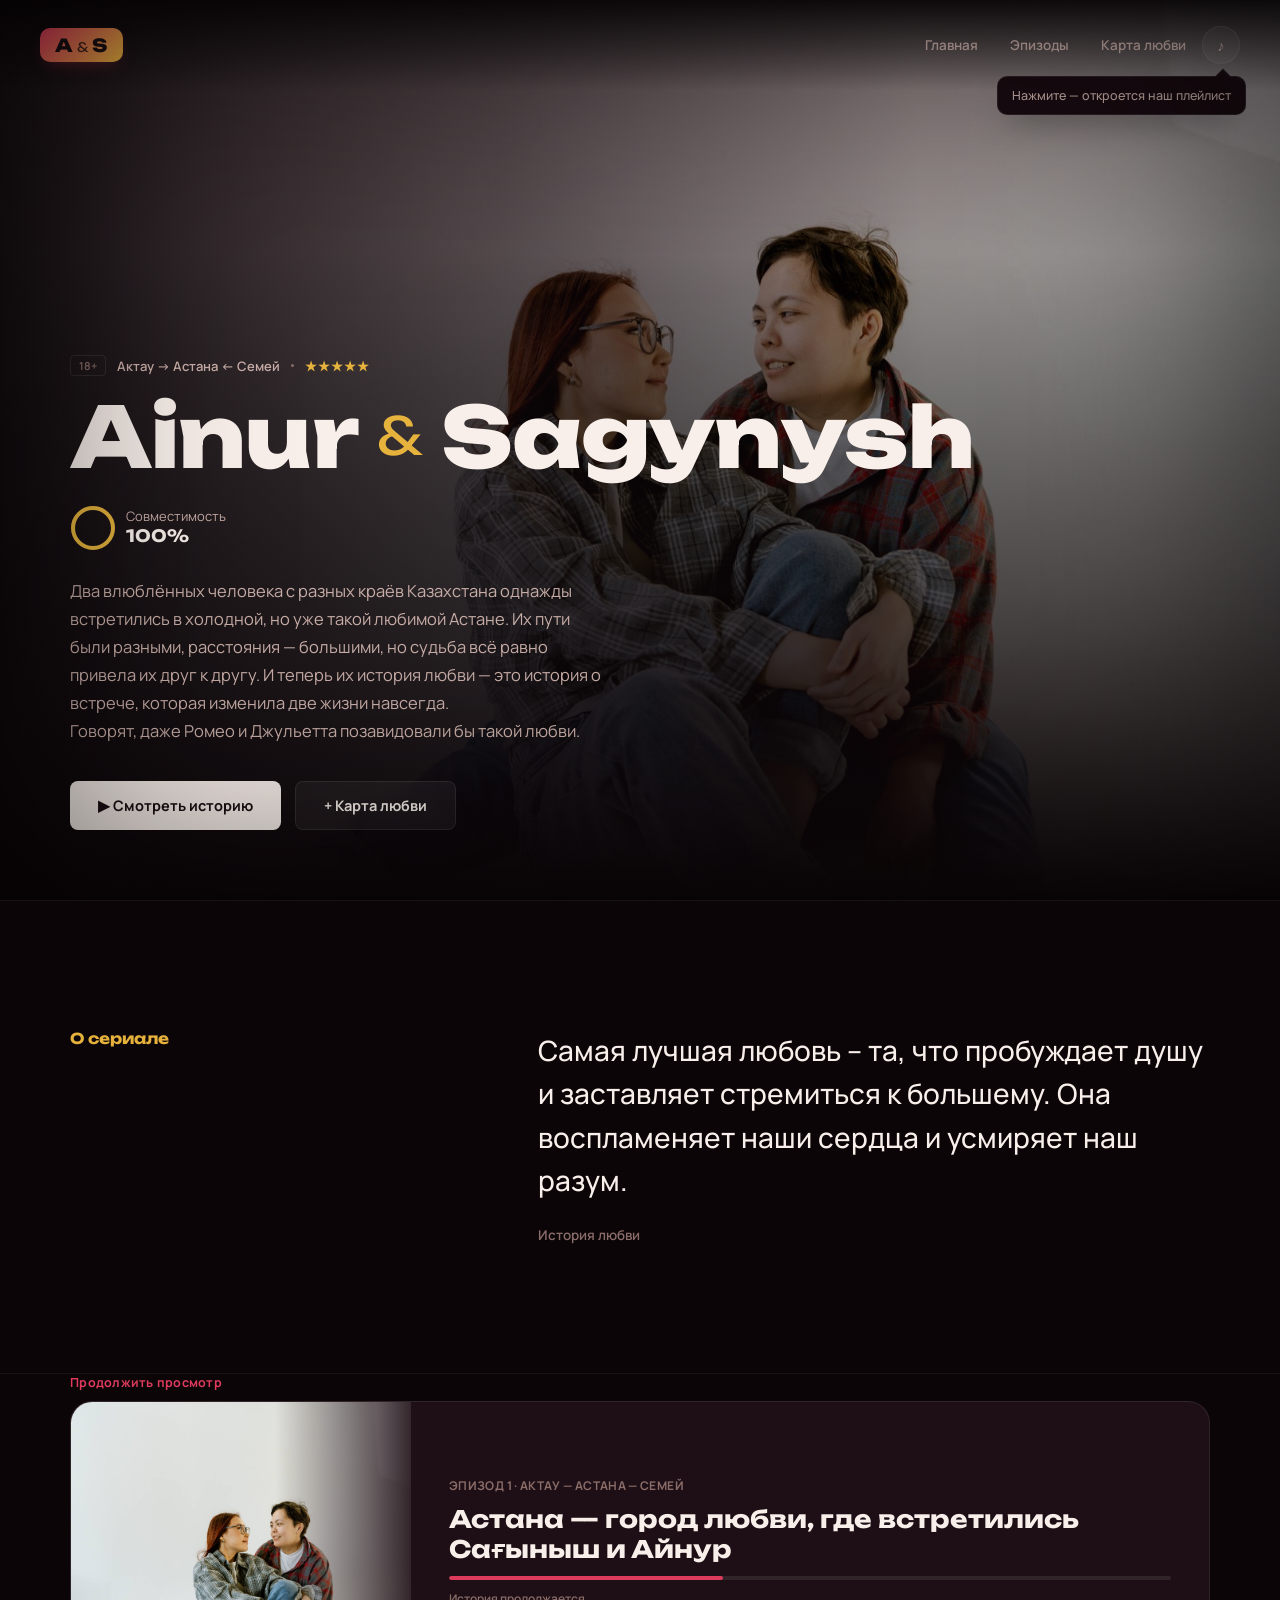
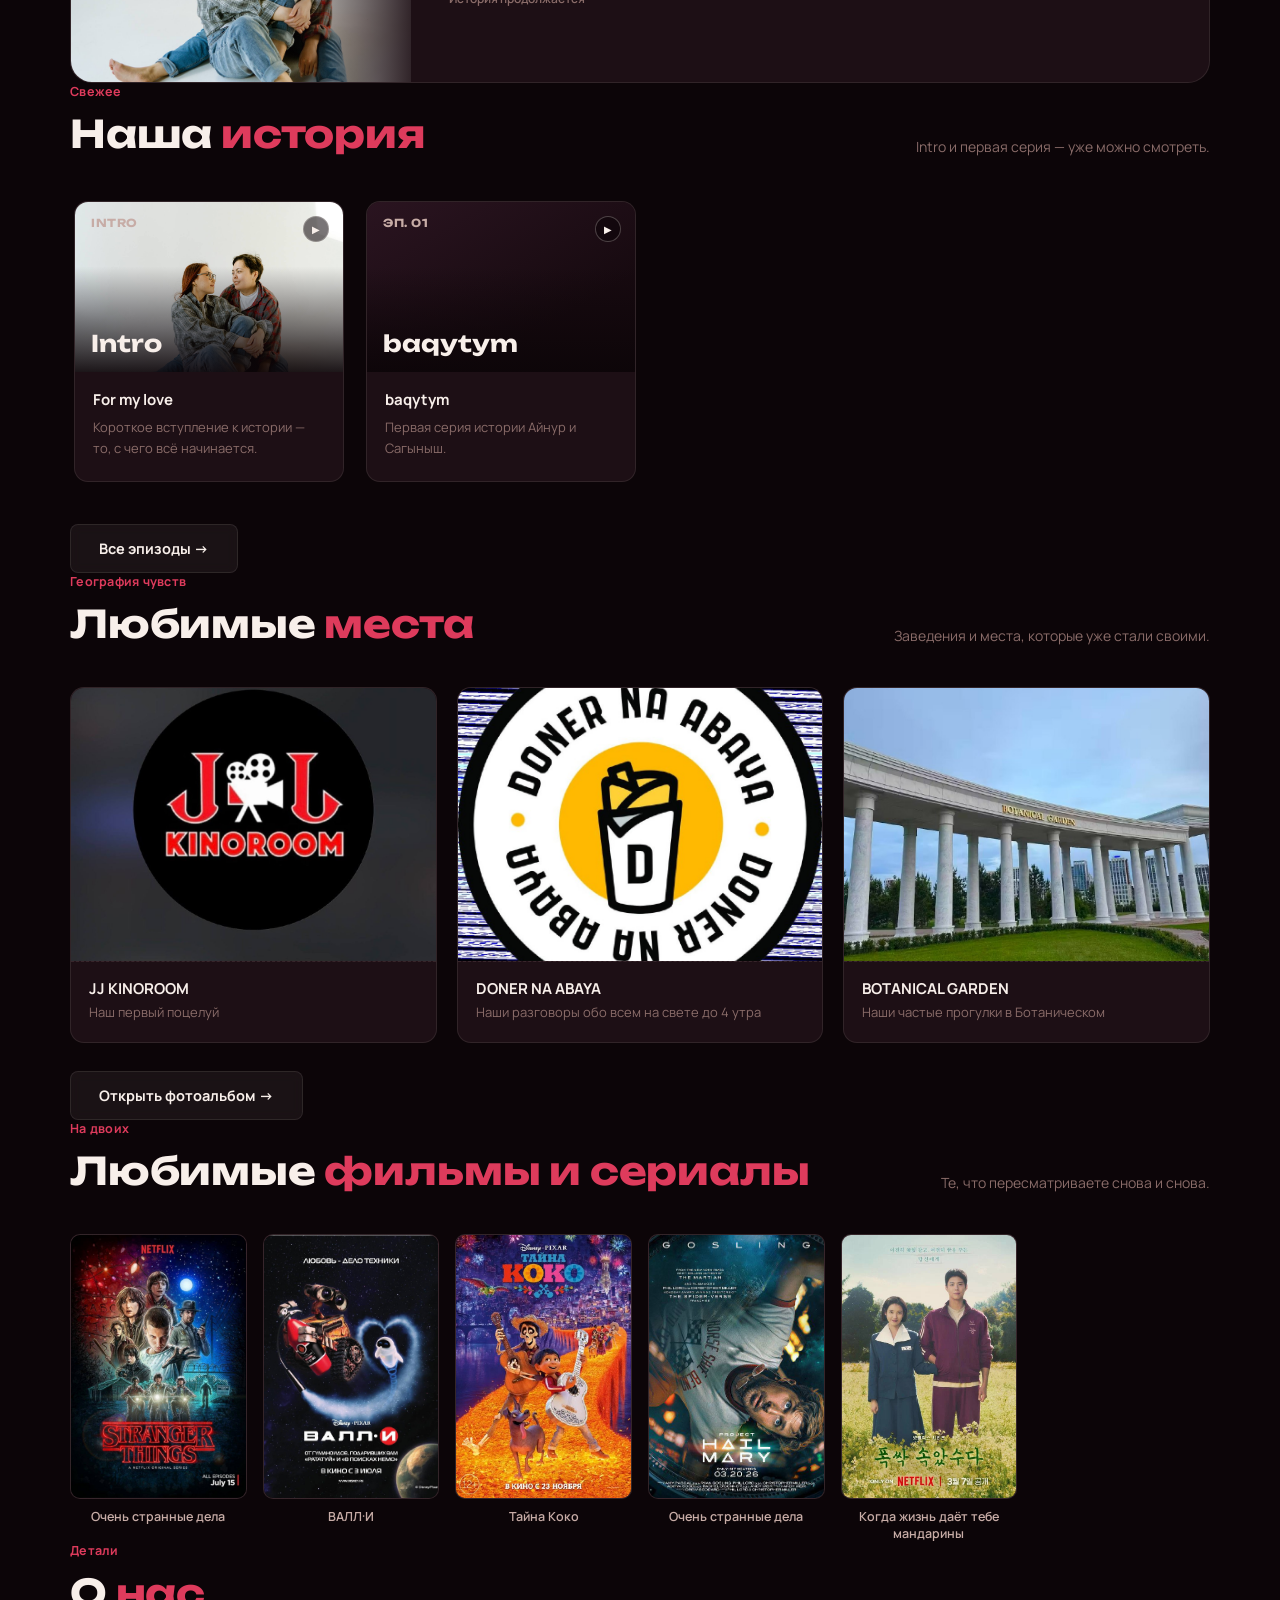
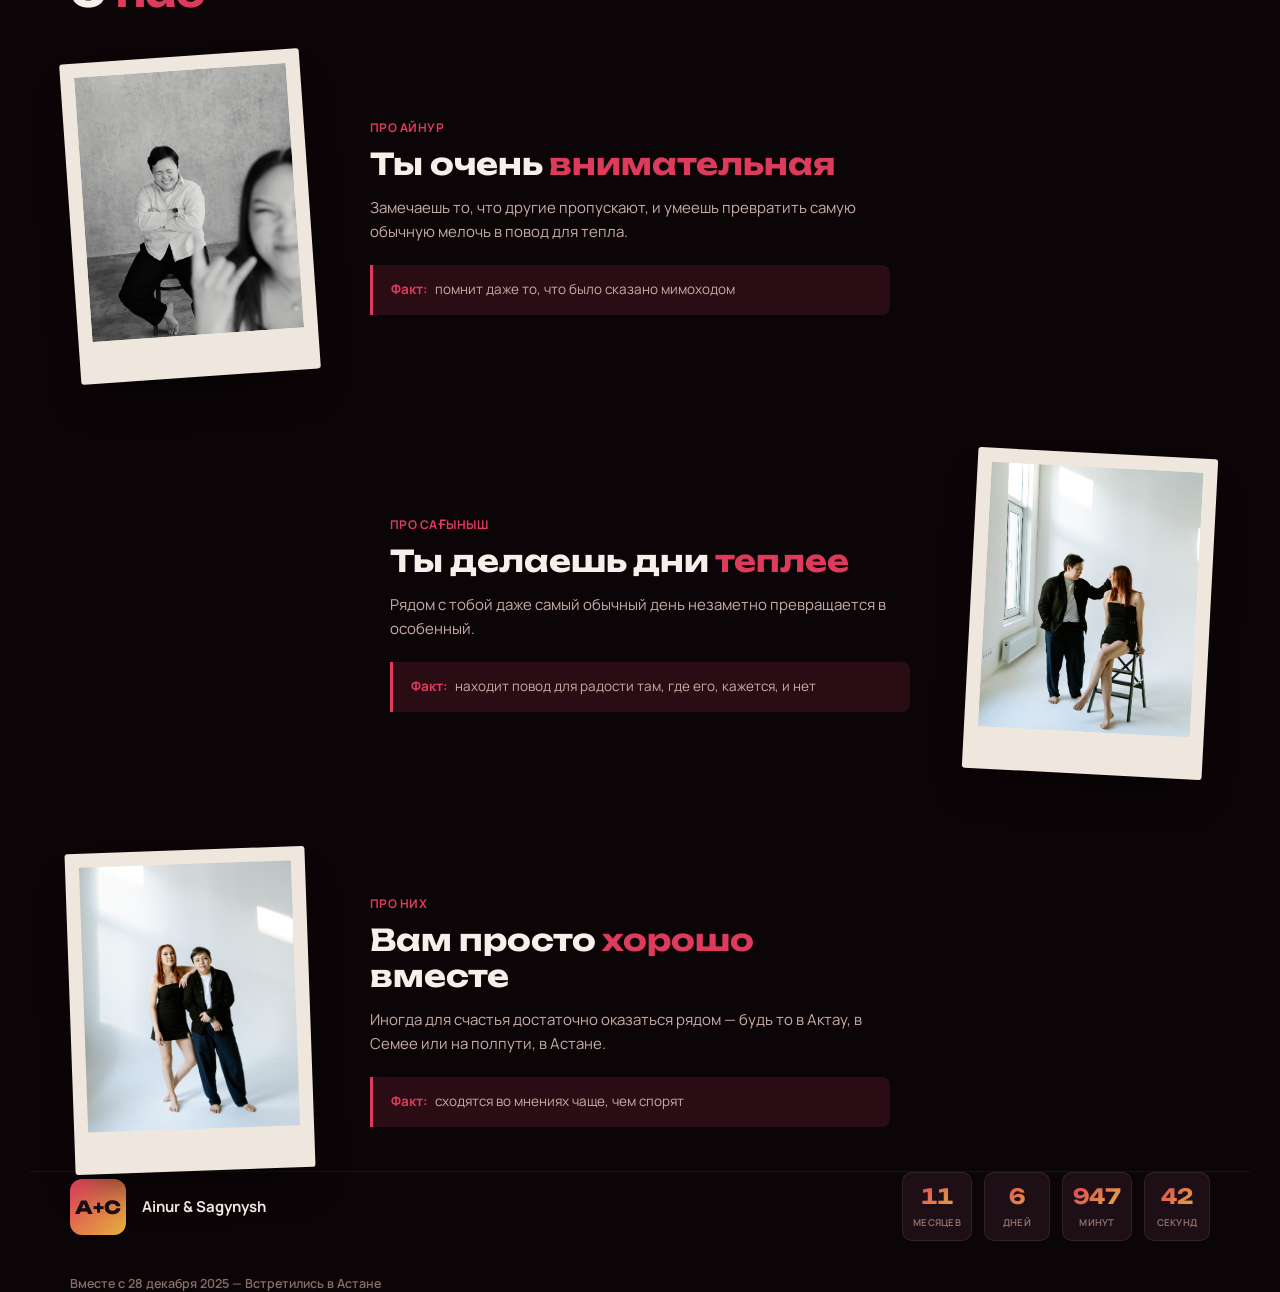
<file: index.html>
<!DOCTYPE html>
<html lang="ru">
<head>
<meta charset="UTF-8">
<meta name="viewport" content="width=device-width, initial-scale=1.0, maximum-scale=1.0">
<title>Ainur &amp; Sagynysh</title>
<link rel="preconnect" href="https://fonts.googleapis.com">
<link rel="preconnect" href="https://fonts.gstatic.com" crossorigin>
<link href="https://fonts.googleapis.com/css2?family=Unbounded:wght@400;600;700;800;900&family=Manrope:wght@400;500;600;700;800&display=swap" rel="stylesheet">
<link rel="stylesheet" href="style.css?v=13">
</head>
<body>
<div class="grain"></div>
<div class="vignette"></div>

<header>
  <a href="index.html#top" class="logo-mono" aria-label="Айнур и Сагыныш"><span class="mono-badge">A<span class="mono-amp">&amp;</span>S</span></a>
  <div class="header-right">
    <nav id="siteNav">
      <a href="index.html#top">Главная</a>
      <a href="episodes.html">Эпизоды</a>
      <a href="#" data-open-map>Карта любви</a>
    </nav>
    <div class="music-widget">
      <a class="music-toggle" id="musicToggle" href="https://music.yandex.ru/playlists/5e656d01-858e-7364-95cb-9ac588b73949?ref_id=126BF9ED-BFCC-404F-B212-8576F4D4FB7E&amp;utm_medium=copy_link" target="_blank" rel="noopener" aria-label="Открыть наш плейлист в Яндекс Музыке">
        <span class="music-icon">♪</span>
      </a>
      <div class="music-hint" id="musicHint">Нажмите — откроется наш плейлист</div>
    </div>
    <button class="nav-toggle" id="navToggle" type="button" aria-label="Меню" aria-expanded="false">☰</button>
  </div>
</header>

<div id="top" class="hero">
  <div class="hero-bg"></div>
  <div class="hero-tint"></div>
  <div class="hero-fade"></div>
  <div class="hero-content wrap">
    <div class="hero-meta">
      <span class="hero-badge">18+</span>
      <span>Актау → Астана ← Семей</span>
      <span class="dot"></span>
      <span class="stars">★★★★★</span>
    </div>

    <div class="title-lockup">
      <div class="title-row">
        <span class="title-name">Ainur</span>
        <span class="title-amp">&amp;</span>
        <span class="title-name">Sagynysh</span>
      </div>
    </div>

    <div class="hero-sub">
      <div class="compat-ring">
        <svg viewBox="0 0 46 46">
          <circle class="track" cx="23" cy="23" r="20"></circle>
          <circle class="fill" cx="23" cy="23" r="20"></circle>
        </svg>
        <span class="compat-text">Совместимость<b>100%</b></span>
      </div>
    </div>

    <p class="hero-desc">
      Два влюблённых человека с разных краёв Казахстана однажды встретились
      в холодной, но уже такой любимой Астане. Их пути были разными,
      расстояния — большими, но судьба всё равно привела их друг к другу.
      И теперь их история любви — это история о встрече, которая изменила
      две жизни навсегда.<br>
      Говорят, даже Ромео и Джульетта позавидовали бы такой любви.
    </p>

    <div class="hero-actions">
      <a href="#episodes" class="btn btn-primary">▶ Смотреть историю</a>
      <a href="#" class="btn btn-ghost" data-open-map>+ Карта любви</a>
    </div>
  </div>
</div>

<section class="story">
  <div class="wrap">
    <div class="story-tag">О сериале</div>
    <div>
      <blockquote>
        Самая лучшая любовь – та, что пробуждает душу и заставляет стремиться
        к большему. Она воспламеняет наши сердца и усмиряет наш разум.
        <cite>История любви</cite>
      </blockquote>
    </div>
  </div>
</section>

<section class="wrap">
  <div class="eyebrow">Продолжить просмотр</div>
  <div class="continue-card">
    <div class="continue-thumb"></div>
    <div class="continue-body">
      <div class="continue-eyebrow">ЭПИЗОД 1 · АКТАУ — АСТАНА — СЕМЕЙ</div>
      <h3 class="continue-title">Астана — город любви, где встретились Сағыныш и Айнур</h3>
      <div class="progress"><i></i></div>
      <div class="progress-label">История продолжается</div>
    </div>
  </div>
</section>

<section id="episodes" class="wrap">
  <div class="section-head">
    <div>
      <div class="eyebrow">Свежее</div>
      <h2 class="section-title">Наша <span class="accent">история</span></h2>
    </div>
    <div class="section-note">Intro и первая серия — уже можно смотреть.</div>
  </div>
  <div class="ep-scroll">
    <div class="ep-card" data-video="https://www.youtube.com/embed/Wzh6PS-kjfw?autoplay=1&rel=0" data-title="Intro for my love">
      <div class="ep-thumb photo">
        <div class="grad"></div>
        <span class="ep-num">INTRO</span>
        <span class="ep-play">▶</span>
        <span class="ep-city">Intro</span>
      </div>
      <div class="ep-body">
        <h3>For my love</h3>
        <p>Короткое вступление к истории — то, с чего всё начинается.</p>
      </div>
    </div>
    <div class="ep-card" data-video="https://www.youtube.com/embed/rCmhu5nebBA?autoplay=1&rel=0" data-title="baqytym">
      <div class="ep-thumb" style="background:linear-gradient(150deg,#2A1420,#170A10 70%);">
        <div class="grad"></div>
        <span class="ep-num">ЭП. 01</span>
        <span class="ep-play">▶</span>
        <span class="ep-city">baqytym</span>
      </div>
      <div class="ep-body">
        <h3>baqytym</h3>
        <p>Первая серия истории Айнур и Сагыныш.</p>
      </div>
    </div>
  </div>
  <div class="ep-cta">
    <a href="episodes.html" class="btn btn-ghost">Все эпизоды →</a>
  </div>
</section>

<section class="wrap">
  <div class="section-head">
    <div>
      <div class="eyebrow">География чувств</div>
      <h2 class="section-title">Любимые <span class="accent">места</span></h2>
    </div>
    <div class="section-note">Заведения и места, которые уже стали своими.</div>
  </div>
  <div class="places-grid">
    <div class="place-card">
      <div class="place-thumb"><img data-base="assets/place-1" alt="JJ KINOROOM"><span class="icon">📍</span><span>фото скоро</span></div>
      <div class="place-body">
        <h3>JJ KINOROOM</h3>
        <p>Наш первый поцелуй</p>
      </div>
    </div>
    <div class="place-card">
      <div class="place-thumb"><img data-base="assets/place-2" alt="DONER NA ABAYA"><span class="icon">📍</span><span>фото скоро</span></div>
      <div class="place-body">
        <h3>DONER NA ABAYA</h3>
        <p>Наши разговоры обо всем на свете до 4 утра</p>
      </div>
    </div>
    <div class="place-card">
      <div class="place-thumb"><img data-base="assets/place-3" alt="BOTANICAL GARDEN"><span class="icon">📍</span><span>фото скоро</span></div>
      <div class="place-body">
        <h3>BOTANICAL GARDEN</h3>
        <p>Наши частые прогулки в Ботаническом</p>
      </div>
    </div>
  </div>
  <a href="album.html" class="btn btn-ghost">Открыть фотоальбом →</a>
</section>

<section class="wrap">
  <div class="section-head">
    <div>
      <div class="eyebrow">На двоих</div>
      <h2 class="section-title">Любимые <span class="accent">фильмы и сериалы</span></h2>
    </div>
    <div class="section-note">Те, что пересматриваете снова и снова.</div>
  </div>
  <div class="movies-grid">
    <a class="movie-card" href="https://sim.kinogo.tm/serialy/36913-ochen-strannye-dela.html" target="_blank" rel="noopener">
      <div class="movie-poster"><img data-base="assets/movie-1" alt="Очень странные дела"><span class="icon">🎬</span></div>
      <div class="movie-title">Очень странные дела</div>
    </a>
    <a class="movie-card" href="https://loft.kinogo.mu/11126--valli.html" target="_blank" rel="noopener">
      <div class="movie-poster"><img data-base="assets/movie-2" alt="ВАЛЛ·И"><span class="icon">🎬</span></div>
      <div class="movie-title">ВАЛЛ·И</div>
    </a>
    <a class="movie-card" href="https://loft.kinogo.mu/10907--tajna-koko.html" target="_blank" rel="noopener">
      <div class="movie-poster"><img data-base="assets/movie-3" alt="Тайна Коко"><span class="icon">🎬</span></div>
      <div class="movie-title">Тайна Коко</div>
    </a>
    <a class="movie-card" href="https://sim.kinogo.tm/serialy/36913-ochen-strannye-dela.html" target="_blank" rel="noopener">
      <div class="movie-poster"><img data-base="assets/movie-4" alt="Очень странные дела"><span class="icon">🎬</span></div>
      <div class="movie-title">Очень странные дела</div>
    </a>
    <a class="movie-card" href="https://user.kinogo.mu/118273--kogda-zhizn-daet-tebe-mandariny.html" target="_blank" rel="noopener">
      <div class="movie-poster"><img data-base="assets/movie-5" alt="Когда жизнь даёт тебе мандарины"><span class="icon">🎬</span></div>
      <div class="movie-title">Когда жизнь даёт тебе мандарины</div>
    </a>
  </div>
</section>

<section class="wrap">
  <div class="section-head">
    <div>
      <div class="eyebrow">Детали</div>
      <h2 class="section-title">О <span class="accent">нас</span></h2>
    </div>
  </div>

  <div class="about-rows">
    <div class="about-row">
      <div class="about-photo">
        <div class="polaroid" style="--tilt:-4deg;">
          <div class="frame photo">
            <img src="assets/about-ainur.jpg" alt="Айнур" style="object-position:center 42%;">
          </div>
        </div>
      </div>
      <div class="about-text">
        <div class="about-eyebrow">ПРО АЙНУР</div>
        <h3 class="about-title">Ты очень <i>внимательная</i></h3>
        <p class="about-desc">Замечаешь то, что другие пропускают, и умеешь превратить самую обычную мелочь в повод для тепла.</p>
        <div class="fact-bar"><b>Факт:</b> помнит даже то, что было сказано мимоходом</div>
      </div>
    </div>

    <div class="about-row reverse">
      <div class="about-photo">
        <div class="polaroid" style="--tilt:3deg;">
          <div class="frame photo">
            <img src="assets/about-saginysh.jpg" alt="Сагыныш" style="object-position:center 55%;">
          </div>
        </div>
      </div>
      <div class="about-text">
        <div class="about-eyebrow">ПРО САҒЫНЫШ</div>
        <h3 class="about-title">Ты делаешь дни <i>теплее</i></h3>
        <p class="about-desc">Рядом с тобой даже самый обычный день незаметно превращается в особенный.</p>
        <div class="fact-bar"><b>Факт:</b> находит повод для радости там, где его, кажется, и нет</div>
      </div>
    </div>

    <div class="about-row">
      <div class="about-photo">
        <div class="polaroid" style="--tilt:-2deg;">
          <div class="frame photo">
            <img src="assets/about-them.jpg" alt="Айнур и Сагыныш" style="object-position:center 80%; transform:scale(1.28); transform-origin:center 78%;">
          </div>
        </div>
      </div>
      <div class="about-text">
        <div class="about-eyebrow">ПРО НИХ</div>
        <h3 class="about-title">Вам просто <i>хорошо</i> вместе</h3>
        <p class="about-desc">Иногда для счастья достаточно оказаться рядом — будь то в Актау, в Семее или на полпути, в Астане.</p>
        <div class="fact-bar"><b>Факт:</b> сходятся во мнениях чаще, чем спорят</div>
      </div>
    </div>
  </div>
</section>

<footer class="wrap">
  <div class="profile-card">
    <div class="profile-left">
      <div class="avatar">А+С</div>
      <div>
        <div class="profile-name">Ainur &amp; Sagynysh</div>
      </div>
    </div>
    <div class="love-timer" id="loveTimer" aria-label="Время вместе">
      <div class="timer-tile"><b id="tMonths">0</b><span>месяцев</span></div>
      <div class="timer-tile"><b id="tDays">0</b><span>дней</span></div>
      <div class="timer-tile"><b id="tMinutes">0</b><span>минут</span></div>
      <div class="timer-tile"><b id="tSeconds">0</b><span>секунд</span></div>
    </div>
  </div>
  <div class="foot-note">
    <span>Вместе с 28 декабря 2025 — Встретились в Астане</span>
  </div>
</footer>

<!-- ---------- map modal (shared markup, opened from any page via #mapModal) ---------- -->
<div class="map-modal-overlay" id="mapModal">
  <div class="map-modal">
    <button class="map-modal-close" type="button" data-close-map aria-label="Закрыть карту">✕</button>
    <div class="section-head">
      <div>
        <div class="eyebrow">География</div>
        <h2 class="section-title">Карта <span class="accent">нашей любви</span></h2>
      </div>
    </div>
    <div class="map-shell">
      <div class="map-legend">
        <span class="item"><span class="swatch sw-a"></span>Актау</span>
        <span class="item"><span class="swatch sw-b"></span>Семей</span>
        <span class="item"><span class="swatch sw-c"></span>Астана · встреча</span>
      </div>

      <svg class="kzmap" viewBox="0 0 1000 560" xmlns="http://www.w3.org/2000/svg" aria-label="Карта городов Казахстана с отмеченными Актау, Семеем и Астаной">
        <path class="link-path link-a" d="M120,390 C 220,300 320,230 430,175" />
        <path class="link-path link-s" d="M660,140 C 570,150 500,160 430,175" />
        <circle class="pulse" cx="430" cy="175" r="10" />
        <text class="meet-mark" x="430" y="175" text-anchor="middle" dy="-24" font-size="20" fill="var(--gold)">♥</text>

        <g>
          <circle class="city-dot" cx="115" cy="205" r="4"></circle>
          <text class="city-label" x="126" y="209">Уральск</text>

          <circle class="city-dot" cx="150" cy="300" r="4"></circle>
          <text class="city-label" x="161" y="304">Атырау</text>

          <circle class="city-dot" cx="245" cy="220" r="4"></circle>
          <text class="city-label" x="256" y="224">Актобе</text>

          <circle class="city-dot" cx="290" cy="95" r="4"></circle>
          <text class="city-label" x="301" y="99">Костанай</text>

          <circle class="city-dot" cx="345" cy="45" r="4"></circle>
          <text class="city-label" x="356" y="49">Петропавловск</text>

          <circle class="city-dot" cx="405" cy="95" r="4"></circle>
          <text class="city-label" x="416" y="99">Кокшетау</text>

          <circle class="city-dot major" cx="460" cy="245" r="4"></circle>
          <text class="city-label major" x="471" y="249">Караганда</text>

          <circle class="city-dot" cx="478" cy="228" r="3.2"></circle>
          <text class="city-label" x="486" y="222">Темиртау</text>

          <circle class="city-dot" cx="400" cy="315" r="4"></circle>
          <text class="city-label" x="411" y="319">Жезказган</text>

          <circle class="city-dot" cx="525" cy="290" r="4"></circle>
          <text class="city-label" x="536" y="294">Балхаш</text>

          <circle class="city-dot" cx="575" cy="95" r="4"></circle>
          <text class="city-label" x="586" y="99">Павлодар</text>

          <circle class="city-dot" cx="715" cy="168" r="4"></circle>
          <text class="city-label" x="726" y="172">Усть-Каменогорск</text>

          <circle class="city-dot" cx="335" cy="395" r="4"></circle>
          <text class="city-label" x="346" y="399">Кызылорда</text>

          <circle class="city-dot" cx="355" cy="470" r="4"></circle>
          <text class="city-label" x="366" y="474">Туркестан</text>

          <circle class="city-dot major" cx="345" cy="512" r="4"></circle>
          <text class="city-label major" x="356" y="516">Шымкент</text>

          <circle class="city-dot" cx="425" cy="492" r="4"></circle>
          <text class="city-label" x="436" y="496">Тараз</text>

          <circle class="city-dot" cx="612" cy="430" r="4"></circle>
          <text class="city-label" x="623" y="434">Талдыкорган</text>

          <circle class="city-dot major" cx="565" cy="480" r="4.5"></circle>
          <text class="city-label major" x="576" y="484">Алматы</text>
        </g>

        <g class="node-highlight node-a" transform="translate(120,390)">
          <circle r="14" fill="var(--gold)" opacity="0.16"></circle>
          <circle class="core" r="6.5"></circle>
          <text class="hlabel" x="15" y="-13">Актау</text>
          <text class="node-tag" x="15" y="7" fill="var(--ink-faint)">точка начала</text>
        </g>

        <g class="node-highlight node-s" transform="translate(660,140)">
          <circle r="14" fill="var(--accent)" opacity="0.16"></circle>
          <circle class="core" r="6.5"></circle>
          <text class="hlabel" x="15" y="-13">Семей</text>
          <text class="node-tag" x="15" y="7" fill="var(--ink-faint)">точка начала</text>
        </g>

        <g class="node-highlight node-astana" transform="translate(430,175)">
          <circle r="17" fill="var(--ink)" opacity="0.10"></circle>
          <circle class="core" r="7.5"></circle>
          <text class="hlabel" x="17" y="-15">Астана</text>
          <text class="node-tag" x="17" y="9" fill="var(--ink-faint)">место встречи</text>
        </g>
      </svg>

      <p class="map-caption">
        «С разных концов Казахстана мы пришли в один город — чтобы однажды
        найти друг друга». Возможно, расстояние между <b>Актау</b> и <b>Семеём</b>
        было огромным.<br>
        Но расстояние между двумя сердцами оказалось всего лишь одной встречей.
      </p>
    </div>
  </div>
</div>

<div class="video-modal-overlay" id="videoModal">
  <div class="video-modal">
    <button class="video-modal-close" type="button" data-close-video aria-label="Закрыть видео">✕</button>
    <div class="video-modal-title" id="videoModalTitle"></div>
    <div class="video-frame-wrap">
      <iframe id="videoPlayer" src="" title="" frameborder="0" allow="accelerometer; autoplay; clipboard-write; encrypted-media; gyroscope; picture-in-picture" allowfullscreen></iframe>
    </div>
  </div>
</div>

<script src="script.js?v=13"></script>
</body>
</html>
</file>
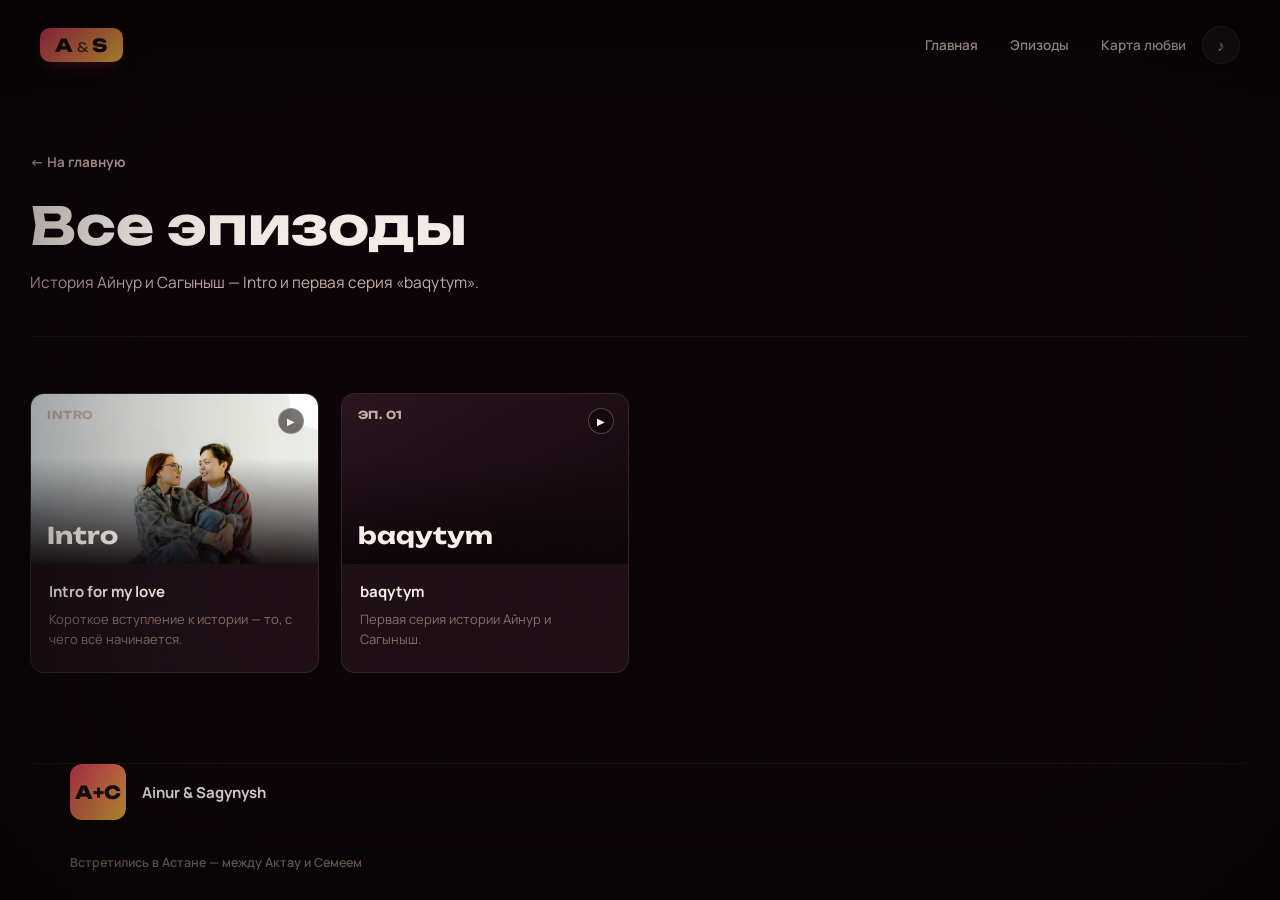
<file: episodes.html>
<!DOCTYPE html>
<html lang="ru">
<head>
<meta charset="UTF-8">
<meta name="viewport" content="width=device-width, initial-scale=1.0, maximum-scale=1.0">
<title>Все эпизоды — Ainur &amp; Sagynysh</title>
<link rel="preconnect" href="https://fonts.googleapis.com">
<link rel="preconnect" href="https://fonts.gstatic.com" crossorigin>
<link href="https://fonts.googleapis.com/css2?family=Unbounded:wght@400;600;700;800;900&family=Manrope:wght@400;500;600;700;800&display=swap" rel="stylesheet">
<link rel="stylesheet" href="style.css?v=13">
</head>
<body>
<div class="grain"></div>
<div class="vignette"></div>

<header>
  <a href="index.html#top" class="logo-mono" aria-label="Айнур и Сагыныш"><span class="mono-badge">A<span class="mono-amp">&amp;</span>S</span></a>
  <div class="header-right">
    <nav id="siteNav">
      <a href="index.html#top">Главная</a>
      <a href="episodes.html">Эпизоды</a>
      <a href="#" data-open-map>Карта любви</a>
    </nav>
    <div class="music-widget">
      <a class="music-toggle" id="musicToggle" href="https://music.yandex.ru/playlists/5e656d01-858e-7364-95cb-9ac588b73949?ref_id=126BF9ED-BFCC-404F-B212-8576F4D4FB7E&amp;utm_medium=copy_link" target="_blank" rel="noopener" aria-label="Открыть наш плейлист в Яндекс Музыке">
        <span class="music-icon">♪</span>
      </a>
      <div class="music-hint" id="musicHint">Нажмите — откроется наш плейлист</div>
    </div>
    <button class="nav-toggle" id="navToggle" type="button" aria-label="Меню" aria-expanded="false">☰</button>
  </div>
</header>

<div class="page-hero wrap">
  <a href="index.html#top" class="back-link">← На главную</a>
  <h1 class="page-title">Все эпизоды</h1>
  <p class="page-desc">История Айнур и Сагыныш — Intro и первая серия «baqytym».</p>
</div>

<div class="wrap episodes-page-grid">
  <div class="ep-card grid" data-video="https://www.youtube.com/embed/Wzh6PS-kjfw?autoplay=1&rel=0" data-title="Intro for my love">
    <div class="ep-thumb photo">
      <div class="grad"></div>
      <span class="ep-num">INTRO</span>
      <span class="ep-play">▶</span>
      <span class="ep-city">Intro</span>
    </div>
    <div class="ep-body">
      <h3>Intro for my love</h3>
      <p>Короткое вступление к истории — то, с чего всё начинается.</p>
    </div>
  </div>

  <div class="ep-card grid" data-video="https://www.youtube.com/embed/rCmhu5nebBA?autoplay=1&rel=0" data-title="baqytym">
    <div class="ep-thumb" style="background:linear-gradient(150deg,#2A1420,#170A10 70%);">
      <div class="grad"></div>
      <span class="ep-num">ЭП. 01</span>
      <span class="ep-play">▶</span>
      <span class="ep-city">baqytym</span>
    </div>
    <div class="ep-body">
      <h3>baqytym</h3>
      <p>Первая серия истории Айнур и Сагыныш.</p>
    </div>
  </div>
</div>

<footer class="wrap">
  <div class="profile-card">
    <div class="profile-left">
      <div class="avatar">А+С</div>
      <div>
        <div class="profile-name">Ainur &amp; Sagynysh</div>
      </div>
    </div>
  </div>
  <div class="foot-note">
    <span>Встретились в Астане — между Актау и Семеем</span>
  </div>
</footer>

<div class="map-modal-overlay" id="mapModal">
  <div class="map-modal">
    <button class="map-modal-close" type="button" data-close-map aria-label="Закрыть карту">✕</button>
    <div class="section-head">
      <div>
        <div class="eyebrow">География</div>
        <h2 class="section-title">Карта <span class="accent">нашей любви</span></h2>
      </div>
    </div>
    <div class="map-shell">
      <div class="map-legend">
        <span class="item"><span class="swatch sw-a"></span>Актау</span>
        <span class="item"><span class="swatch sw-b"></span>Семей</span>
        <span class="item"><span class="swatch sw-c"></span>Астана · встреча</span>
      </div>

      <svg class="kzmap" viewBox="0 0 1000 560" xmlns="http://www.w3.org/2000/svg" aria-label="Карта городов Казахстана с отмеченными Актау, Семеем и Астаной">
        <path class="link-path link-a" d="M120,390 C 220,300 320,230 430,175" />
        <path class="link-path link-s" d="M660,140 C 570,150 500,160 430,175" />
        <circle class="pulse" cx="430" cy="175" r="10" />
        <text class="meet-mark" x="430" y="175" text-anchor="middle" dy="-24" font-size="20" fill="var(--gold)">♥</text>

        <g>
          <circle class="city-dot" cx="115" cy="205" r="4"></circle>
          <text class="city-label" x="126" y="209">Уральск</text>

          <circle class="city-dot" cx="150" cy="300" r="4"></circle>
          <text class="city-label" x="161" y="304">Атырау</text>

          <circle class="city-dot" cx="245" cy="220" r="4"></circle>
          <text class="city-label" x="256" y="224">Актобе</text>

          <circle class="city-dot" cx="290" cy="95" r="4"></circle>
          <text class="city-label" x="301" y="99">Костанай</text>

          <circle class="city-dot" cx="345" cy="45" r="4"></circle>
          <text class="city-label" x="356" y="49">Петропавловск</text>

          <circle class="city-dot" cx="405" cy="95" r="4"></circle>
          <text class="city-label" x="416" y="99">Кокшетау</text>

          <circle class="city-dot major" cx="460" cy="245" r="4"></circle>
          <text class="city-label major" x="471" y="249">Караганда</text>

          <circle class="city-dot" cx="478" cy="228" r="3.2"></circle>
          <text class="city-label" x="486" y="222">Темиртау</text>

          <circle class="city-dot" cx="400" cy="315" r="4"></circle>
          <text class="city-label" x="411" y="319">Жезказган</text>

          <circle class="city-dot" cx="525" cy="290" r="4"></circle>
          <text class="city-label" x="536" y="294">Балхаш</text>

          <circle class="city-dot" cx="575" cy="95" r="4"></circle>
          <text class="city-label" x="586" y="99">Павлодар</text>

          <circle class="city-dot" cx="715" cy="168" r="4"></circle>
          <text class="city-label" x="726" y="172">Усть-Каменогорск</text>

          <circle class="city-dot" cx="335" cy="395" r="4"></circle>
          <text class="city-label" x="346" y="399">Кызылорда</text>

          <circle class="city-dot" cx="355" cy="470" r="4"></circle>
          <text class="city-label" x="366" y="474">Туркестан</text>

          <circle class="city-dot major" cx="345" cy="512" r="4"></circle>
          <text class="city-label major" x="356" y="516">Шымкент</text>

          <circle class="city-dot" cx="425" cy="492" r="4"></circle>
          <text class="city-label" x="436" y="496">Тараз</text>

          <circle class="city-dot" cx="612" cy="430" r="4"></circle>
          <text class="city-label" x="623" y="434">Талдыкорган</text>

          <circle class="city-dot major" cx="565" cy="480" r="4.5"></circle>
          <text class="city-label major" x="576" y="484">Алматы</text>
        </g>

        <g class="node-highlight node-a" transform="translate(120,390)">
          <circle r="14" fill="var(--gold)" opacity="0.16"></circle>
          <circle class="core" r="6.5"></circle>
          <text class="hlabel" x="15" y="-13">Актау</text>
          <text class="node-tag" x="15" y="7" fill="var(--ink-faint)">точка начала</text>
        </g>

        <g class="node-highlight node-s" transform="translate(660,140)">
          <circle r="14" fill="var(--accent)" opacity="0.16"></circle>
          <circle class="core" r="6.5"></circle>
          <text class="hlabel" x="15" y="-13">Семей</text>
          <text class="node-tag" x="15" y="7" fill="var(--ink-faint)">точка начала</text>
        </g>

        <g class="node-highlight node-astana" transform="translate(430,175)">
          <circle r="17" fill="var(--ink)" opacity="0.10"></circle>
          <circle class="core" r="7.5"></circle>
          <text class="hlabel" x="17" y="-15">Астана</text>
          <text class="node-tag" x="17" y="9" fill="var(--ink-faint)">место встречи</text>
        </g>
      </svg>

      <p class="map-caption">
        «С разных концов Казахстана мы пришли в один город — чтобы однажды
        найти друг друга». Возможно, расстояние между <b>Актау</b> и <b>Семеём</b>
        было огромным.<br>
        Но расстояние между двумя сердцами оказалось всего лишь одной встречей.
      </p>
    </div>
  </div>
</div>

<div class="video-modal-overlay" id="videoModal">
  <div class="video-modal">
    <button class="video-modal-close" type="button" data-close-video aria-label="Закрыть видео">✕</button>
    <div class="video-modal-title" id="videoModalTitle"></div>
    <div class="video-frame-wrap">
      <iframe id="videoPlayer" src="" title="" frameborder="0" allow="accelerometer; autoplay; clipboard-write; encrypted-media; gyroscope; picture-in-picture" allowfullscreen></iframe>
    </div>
  </div>
</div>

<script src="script.js?v=13"></script>
</body>
</html>
</file>
<file: style.css>
:root{
    --bg:#0C0508;
    --bg-soft:#170A10;
    --bg-card:#1D0F15;
    --bg-card2:#241219;
    --ink:#F8EFEA;
    --ink-dim:#C7ACA6;
    --ink-faint:#8A6C69;
    --accent:#DE3B5C;
    --accent-2:#A82045;
    --accent-soft:rgba(222,59,92,0.14);
    --gold:#E6B23C;
    --gold-soft:rgba(230,178,60,0.14);
    --line:rgba(248,239,234,0.09);
    --line-soft:rgba(248,239,234,0.05);
    --r-s:6px;
    --r-m:14px;
    --r-l:22px;
    --display:'Unbounded','Arial Narrow',sans-serif;
    --sans:'Manrope',-apple-system,'Segoe UI',Roboto,sans-serif;
  }
  *{box-sizing:border-box;}
  html{scroll-behavior:smooth;}
  body{
    margin:0;background:var(--bg);color:var(--ink);
    font-family:var(--sans);-webkit-font-smoothing:antialiased;
    overflow-x:hidden;
  }
  img{max-width:100%;display:block;}
  a{color:inherit;text-decoration:none;}
  .wrap{max-width:1220px;margin:0 auto;padding:0 40px;}
  @media (max-width:680px){ .wrap{padding:0 22px;} }
  ::selection{background:var(--accent);color:#fff;}

  .grain{
    position:fixed;inset:0;pointer-events:none;z-index:300;
    opacity:0.05;mix-blend-mode:overlay;
    background-image:url("data:image/svg+xml,%3Csvg xmlns='http://www.w3.org/2000/svg' width='140' height='140'%3E%3Cfilter id='n'%3E%3CfeTurbulence type='fractalNoise' baseFrequency='0.9' numOctaves='2' stitchTiles='stitch'/%3E%3C/filter%3E%3Crect width='100%25' height='100%25' filter='url(%23n)'/%3E%3C/svg%3E");
  }
  .vignette{
    position:fixed;inset:0;pointer-events:none;z-index:290;
    box-shadow:inset 0 0 220px 40px rgba(0,0,0,0.55);
  }

  /* ---------- header ---------- */
  header{
    position:fixed;top:0;left:0;right:0;z-index:100;
    display:flex;align-items:center;justify-content:space-between;
    padding:26px 40px;
    background:linear-gradient(180deg, rgba(8,4,6,0.9) 0%, rgba(8,4,6,0) 100%);
  }
  @media (max-width:680px){ header{padding:20px 22px;} }
  .logo-mono{display:flex;align-items:center;text-decoration:none;}
  .mono-badge{
    display:inline-flex;align-items:baseline;gap:1px;
    font-family:var(--display);font-weight:800;font-size:18px;letter-spacing:0.01em;
    padding:8px 15px;border-radius:10px;line-height:1;
    background:linear-gradient(135deg,var(--accent),var(--gold));
    color:#1a0f13;
    box-shadow:0 6px 18px -8px rgba(222,59,92,0.55);
  }
  .mono-badge .mono-amp{font-weight:400;font-size:13px;margin:0 3px;opacity:0.8;}

  .header-right{display:flex;align-items:center;gap:16px;}
  nav{display:flex;gap:32px;font-size:13.5px;color:var(--ink-dim);font-weight:600;}
  nav a{transition:color .2s;position:relative;padding:4px 0;}
  nav a:hover{color:var(--ink);}

  .music-widget{position:relative;}
  .music-toggle{
    width:38px;height:38px;border-radius:50%;
    background:rgba(248,239,234,0.06);border:1px solid var(--line);
    color:var(--ink-dim);font-size:15px;cursor:pointer;
    display:flex;align-items:center;justify-content:center;
    transition:background .2s, border-color .2s, color .2s;
  }
  .music-toggle:hover{background:rgba(248,239,234,0.12);color:var(--ink);}
  .music-toggle.playing{border-color:var(--accent);color:var(--accent);background:var(--accent-soft);}
  .music-toggle.playing .music-icon{display:inline-block;animation:musicPulse 1.4s ease-in-out infinite;}
  @keyframes musicPulse{0%,100%{transform:scale(1);}50%{transform:scale(1.22);}}

  .music-hint{
    position:absolute;top:50px;right:-6px;z-index:120;
    background:var(--bg-soft);border:1px solid var(--line);border-radius:10px;
    padding:10px 14px;font-size:12.5px;font-weight:500;color:var(--ink-dim);
    white-space:nowrap;box-shadow:0 16px 32px -14px rgba(0,0,0,0.65);
    opacity:0;transform:translateY(-6px);pointer-events:none;
    transition:opacity .3s ease, transform .3s ease;
  }
  .music-hint::before{
    content:'';position:absolute;top:-6px;right:16px;width:11px;height:11px;
    background:var(--bg-soft);border-left:1px solid var(--line);border-top:1px solid var(--line);
    transform:rotate(45deg);
  }
  .music-hint.show{opacity:1;transform:translateY(0);}
  @media (max-width:420px){ .music-hint{right:-40px;white-space:normal;max-width:190px;} }

  .nav-toggle{
    display:none;width:38px;height:38px;border-radius:8px;
    background:rgba(248,239,234,0.06);border:1px solid var(--line);
    color:var(--ink);font-size:15px;cursor:pointer;
    align-items:center;justify-content:center;
  }
  @media (max-width:760px){
    .nav-toggle{display:flex;}
    nav{
      display:none;position:fixed;top:74px;right:16px;left:16px;z-index:110;
      flex-direction:column;gap:0;padding:10px;
      background:var(--bg-soft);border:1px solid var(--line);border-radius:var(--r-m);
      box-shadow:0 24px 44px -18px rgba(0,0,0,0.65);
    }
    nav.nav-open{display:flex;}
    nav a{padding:13px 14px;border-radius:8px;}
    nav a:hover{background:rgba(248,239,234,0.06);}
  }

  /* ---------- hero ---------- */
  .hero{
    position:relative;min-height:100svh;
    display:flex;align-items:flex-end;padding-bottom:70px;
    overflow:hidden;
  }
  @media (max-width:760px){
    .hero{align-items:flex-start;padding-top:112px;padding-bottom:48px;}
  }
  .hero-bg{
    position:absolute;inset:0;
    background-image:url("assets/photo-main.jpg");
    background-size:cover;background-position:50% 58%;
    filter:saturate(0.88) brightness(0.72) contrast(1.05);
    transform:scale(1.03);
  }
  .hero-tint{
    position:absolute;inset:0;
    background:linear-gradient(160deg, rgba(168,32,69,0.22) 0%, rgba(12,5,8,0) 55%);
    mix-blend-mode:color;
  }
  .hero-fade{
    position:absolute;inset:0;
    background:
      linear-gradient(180deg, rgba(12,5,8,0.25) 0%, rgba(12,5,8,0.1) 28%, rgba(12,5,8,0.65) 72%, var(--bg) 100%),
      linear-gradient(88deg, rgba(12,5,8,0.95) 0%, rgba(12,5,8,0.5) 40%, rgba(12,5,8,0.05) 72%);
  }
  .hero-content{position:relative;z-index:2;width:100%;}
  .hero-meta{
    display:flex;align-items:center;gap:11px;flex-wrap:wrap;
    font-size:13px;color:var(--ink-dim);margin-bottom:20px;font-weight:600;
  }
  .hero-meta .dot{width:3px;height:3px;border-radius:50%;background:var(--ink-faint);}
  .hero-meta .stars{color:var(--gold);letter-spacing:1px;}
  .hero-badge{
    border:1px solid var(--line);padding:2px 8px;border-radius:4px;
    font-size:11px;color:var(--ink-faint);
  }

  .title-lockup{margin:0 0 26px;}
  .title-row{
    display:flex;align-items:center;gap:18px;flex-wrap:wrap;
  }
  .title-name{
    font-family:var(--display);font-weight:800;
    font-size:clamp(40px,7.4vw,84px);
    line-height:0.98;letter-spacing:-0.01em;
    color:var(--ink);
  }
  .title-amp{
    font-family:var(--display);font-weight:400;font-style:normal;
    font-size:clamp(28px,4.6vw,52px);
    color:var(--gold);
    transform:translateY(-2px);
  }

  .hero-sub{display:flex;align-items:center;gap:18px;flex-wrap:wrap;margin-bottom:26px;}
  .compat-ring{display:flex;align-items:center;gap:10px;}
  .compat-ring svg{width:46px;height:46px;transform:rotate(-90deg);}
  .compat-ring .track{fill:none;stroke:var(--line);stroke-width:4;}
  .compat-ring .fill{fill:none;stroke:var(--gold);stroke-width:4;stroke-linecap:round;
    stroke-dasharray:126; stroke-dashoffset:126;}
  .ring-inview .compat-ring .fill{animation:ring 1.6s cubic-bezier(.3,.8,.3,1) forwards .3s;}
  @keyframes ring{to{stroke-dashoffset:0;}}
  .compat-text{font-size:13px;color:var(--ink-dim);line-height:1.3;}
  .compat-text b{display:block;font-family:var(--display);font-size:17px;color:var(--ink);font-weight:700;}

  .hero-desc{
    max-width:540px;font-size:16.5px;line-height:1.7;color:var(--ink-dim);
    margin-bottom:36px;font-weight:400;
  }
  .hero-actions{display:flex;gap:14px;flex-wrap:wrap;}
  .btn{
    display:inline-flex;align-items:center;gap:9px;
    padding:14px 28px;border-radius:8px;
    font-size:14.5px;font-weight:700;border:none;cursor:pointer;
    transition:transform .15s ease, background .2s, box-shadow .2s;
    font-family:var(--sans);
  }
  .btn:hover{transform:translateY(-2px);}
  .btn-primary{background:var(--ink);color:#1a0f13;}
  .btn-primary:hover{background:#fff;}
  .btn-ghost{
    background:rgba(248,239,234,0.06);color:var(--ink);
    border:1px solid var(--line);backdrop-filter:blur(6px);
  }
  .btn-ghost:hover{background:rgba(248,239,234,0.12);}

  /* ---------- sections ---------- */
  section{padding:128px 0;}
  @media (max-width:760px){ section{padding:88px 0;} }
  @media (max-width:480px){ section{padding:72px 0;} }
  .eyebrow{
    font-size:12.5px;font-weight:700;color:var(--accent);
    letter-spacing:0.02em;margin-bottom:10px;
  }
  .section-head{
    display:flex;align-items:flex-end;justify-content:space-between;
    margin-bottom:40px;gap:24px;flex-wrap:wrap;
  }
  .section-title{
    font-family:var(--display);font-weight:700;
    font-size:clamp(26px,3.6vw,38px);letter-spacing:-0.005em;margin:0;
    color:var(--ink);
  }
  .section-title .accent{color:var(--accent);}
  .section-note{font-size:14px;color:var(--ink-faint);max-width:320px;line-height:1.55;}

  /* ---------- story ---------- */
  .story{
    border-top:1px solid var(--line-soft);border-bottom:1px solid var(--line-soft);
    position:relative;
  }
  .story .wrap{display:grid;grid-template-columns:1fr 1.6fr;gap:48px;align-items:start;}
  @media (max-width:820px){ .story .wrap{grid-template-columns:1fr;} }
  .story-tag{font-family:var(--display);font-weight:700;font-size:15px;color:var(--gold);}
  .story blockquote{
    margin:0;font-weight:500;font-size:clamp(20px,2.5vw,28px);
    line-height:1.55;color:var(--ink);
  }
  .story cite{display:block;margin-top:22px;font-style:normal;font-size:13.5px;color:var(--ink-faint);font-weight:600;}

  /* ---------- continue watching ---------- */
  .continue-card{
    display:grid;grid-template-columns:340px 1fr;gap:0;
    background:var(--bg-card);border:1px solid var(--line);
    border-radius:var(--r-l);overflow:hidden;
  }
  @media (max-width:720px){ .continue-card{grid-template-columns:1fr;} }
  .continue-thumb{
    position:relative;min-height:280px;
    background-image:url("assets/photo-main.jpg");background-size:cover;background-position:50% 52%;
  }
  .continue-thumb::after{
    content:'';position:absolute;inset:0;
    background:linear-gradient(90deg, rgba(29,15,21,0) 60%, rgba(29,15,21,0.9) 100%);
  }
  @media (max-width:720px){ .continue-thumb{min-height:220px;} .continue-thumb::after{background:linear-gradient(180deg, rgba(29,15,21,0) 55%, rgba(29,15,21,0.95) 100%);} }
  .continue-body{padding:36px 38px;display:flex;flex-direction:column;justify-content:center;}
  .continue-eyebrow{font-size:12px;font-weight:700;color:var(--ink-faint);letter-spacing:0.03em;margin-bottom:10px;}
  .continue-title{font-family:var(--display);font-weight:700;font-size:24px;margin:0 0 12px;}
  .continue-desc{font-size:14.5px;color:var(--ink-dim);line-height:1.6;margin:0 0 22px;max-width:440px;}
  .progress{height:4px;border-radius:2px;background:var(--line);margin-bottom:10px;overflow:hidden;}
  .progress i{display:block;height:100%;width:38%;background:var(--accent);border-radius:2px;}
  .progress-label{font-size:12px;color:var(--ink-faint);font-weight:600;}

  /* ---------- episodes ---------- */
  .ep-scroll{
    display:flex;gap:22px;overflow-x:auto;padding:4px 4px 16px;
    scroll-snap-type:x proximity;-ms-overflow-style:none;scrollbar-width:none;
  }
  .ep-scroll::-webkit-scrollbar{display:none;}
  .ep-card{
    scroll-snap-align:start;flex:0 0 auto;width:270px;
    border-radius:var(--r-m);overflow:hidden;
    background:var(--bg-card);border:1px solid var(--line);
    transition:border-color .25s, transform .25s, box-shadow .25s;
  }
  .ep-card:hover{
    border-color:rgba(222,59,92,0.45);transform:translateY(-5px);
    box-shadow:0 18px 34px -14px rgba(0,0,0,0.6);
  }
  .ep-thumb{position:relative;height:170px;background-size:cover;background-position:center;overflow:hidden;}
  .ep-thumb.photo{background-image:url("assets/photo-main.jpg");background-position:50% 52%;}
  .ep-thumb .grad{position:absolute;inset:0;background:linear-gradient(180deg, rgba(12,5,8,0) 38%, rgba(12,5,8,0.92) 100%);}
  .ep-num{position:absolute;top:14px;left:16px;font-family:var(--display);font-size:11px;color:var(--ink-dim);letter-spacing:0.05em;font-weight:700;}
  .ep-city{position:absolute;bottom:14px;left:16px;font-family:var(--display);font-size:23px;color:var(--ink);font-weight:700;}
  .ep-play{
    position:absolute;top:14px;right:14px;width:26px;height:26px;border-radius:50%;
    background:rgba(12,5,8,0.55);border:1px solid rgba(248,239,234,0.25);
    display:flex;align-items:center;justify-content:center;font-size:10px;color:var(--ink);
  }
  .ep-body{padding:17px 18px 22px;}
  .ep-body h3{margin:0 0 7px;font-size:15px;font-weight:700;font-family:var(--sans);}
  .ep-body p{margin:0;font-size:13px;line-height:1.6;color:var(--ink-faint);}

  /* ---------- map ---------- */
  .map-shell{
    background:radial-gradient(ellipse at 30% 20%, rgba(222,59,92,0.06), transparent 55%),
      var(--bg-soft);
    border:1px solid var(--line);border-radius:var(--r-l);
    padding:36px 36px 26px;position:relative;
  }
  @media (max-width:640px){ .map-shell{padding:24px 18px 20px;} }
  .map-legend{display:flex;gap:24px;flex-wrap:wrap;margin-bottom:20px;font-size:13px;color:var(--ink-dim);font-weight:600;}
  .map-legend .item{display:flex;align-items:center;gap:8px;}
  .swatch{width:9px;height:9px;border-radius:50%;display:inline-block;box-shadow:0 0 8px currentColor;}
  .sw-a{background:var(--gold);color:var(--gold);}
  .sw-b{background:var(--accent);color:var(--accent);}
  .sw-c{background:var(--ink);color:var(--ink);}
  svg.kzmap{width:100%;height:auto;display:block;}
  .city-dot{fill:var(--ink-faint);opacity:0.45;}
  .city-label{font-family:var(--sans);font-size:10px;fill:var(--ink-faint);opacity:0.5;font-weight:600;}
  .city-dot.major{opacity:0.75;}
  .city-label.major{fill:var(--ink-dim);opacity:0.8;font-weight:700;}

  .node-a circle.core{fill:var(--gold);}
  .node-s circle.core{fill:var(--accent);}
  .node-astana circle.core{fill:var(--ink);}
  .node-highlight text.hlabel{font-family:var(--display);font-size:17px;font-weight:700;}
  .node-a text.hlabel{fill:var(--gold);}
  .node-s text.hlabel{fill:var(--accent);}
  .node-astana text.hlabel{fill:var(--ink);}
  .node-tag{font-family:var(--sans);font-size:10px;font-weight:700;letter-spacing:0.02em;}

  .link-path{fill:none;stroke-linecap:round;stroke-dasharray:900;stroke-dashoffset:900;filter:drop-shadow(0 0 6px currentColor);}
  .link-a{stroke:var(--gold);color:var(--gold);stroke-width:2;}
  .link-s{stroke:var(--accent);color:var(--accent);stroke-width:2;}
  .kzmap.in-view .link-a{animation:draw 2s ease forwards .2s;}
  .kzmap.in-view .link-s{animation:draw 2s ease forwards .45s;}
  @keyframes draw{to{stroke-dashoffset:0;}}

  .meet-mark{opacity:0;transform-origin:center;transform-box:fill-box;}
  .kzmap.in-view .meet-mark{animation:pop .5s cubic-bezier(.2,1.4,.4,1) forwards 2.35s;}
  @keyframes pop{0%{opacity:0;transform:scale(0.2);}70%{opacity:1;transform:scale(1.25);}100%{opacity:1;transform:scale(1);}}

  .pulse{fill:none;stroke:var(--gold);stroke-width:1;opacity:0;transform-origin:center;transform-box:fill-box;}
  .kzmap.in-view .pulse{animation:pulse 1.9s ease-out 2.35s 1;}
  @keyframes pulse{0%{opacity:0.9;transform:scale(0.4);}100%{opacity:0;transform:scale(3.4);}}

  @media (prefers-reduced-motion: reduce){
    .link-path{stroke-dashoffset:0;animation:none !important;}
    .pulse{display:none;}
    .meet-mark{opacity:1;animation:none !important;}
    .compat-ring .fill{stroke-dashoffset:0;animation:none !important;}
  }

  .map-caption{margin-top:22px;font-size:14.5px;line-height:1.65;color:var(--ink-dim);max-width:600px;}
  .map-caption b{color:var(--ink);font-weight:700;}

  /* ---------- about ---------- */
  .about-rows{display:flex;flex-direction:column;gap:76px;}
  .about-row{display:flex;align-items:center;gap:60px;}
  .about-row.reverse{flex-direction:row-reverse;}
  @media (max-width:760px){
    .about-row, .about-row.reverse{flex-direction:column;align-items:flex-start;gap:28px;}
  }
  .about-photo{flex:0 0 240px;}
  @media (max-width:760px){ .about-photo{flex:0 0 auto;width:200px;align-self:center;} }
  .polaroid{
    background:#EFE6DD;padding:14px 14px 42px;border-radius:3px;
    box-shadow:0 24px 40px -18px rgba(0,0,0,0.65);
    transform:rotate(var(--tilt,-3deg));
    transition:transform .35s ease;
  }
  .polaroid:hover{transform:rotate(0deg) scale(1.03);}
  .polaroid .frame{
    aspect-ratio:4/5;border-radius:1px;
    background:linear-gradient(160deg, var(--bg-card2), var(--bg-card));
    border:1px dashed var(--line);
    display:flex;flex-direction:column;align-items:center;justify-content:center;gap:9px;
    color:var(--ink-faint);
  }
  .polaroid .frame .icon{font-size:22px;opacity:0.55;}
  .polaroid .frame span{font-size:10.5px;font-weight:700;letter-spacing:0.03em;text-align:center;padding:0 12px;}
  .polaroid .frame.photo{border:none;background:none;overflow:hidden;}
  .polaroid .frame.photo img{width:100%;height:100%;object-fit:cover;display:block;}

  .about-text{flex:1;min-width:0;max-width:520px;}
  .about-eyebrow{font-size:12px;font-weight:700;color:var(--accent);letter-spacing:0.04em;margin-bottom:10px;}
  .about-title{
    font-family:var(--display);font-weight:700;
    font-size:clamp(22px,3vw,30px);line-height:1.2;margin:0 0 14px;color:var(--ink);
  }
  .about-title i{font-style:normal;color:var(--accent);}
  .about-desc{margin:0 0 20px;font-size:15px;line-height:1.65;color:var(--ink-dim);}
  .fact-bar{
    border-left:3px solid var(--accent);background:var(--accent-soft);
    padding:14px 18px;border-radius:0 8px 8px 0;
    font-size:13.5px;line-height:1.6;color:var(--ink-dim);
  }
  .fact-bar b{color:var(--accent);font-weight:700;margin-right:4px;}

  /* ---------- footer ---------- */
  footer{border-top:1px solid var(--line-soft);padding:60px 0 64px;margin-top:56px;}
  .profile-card{display:flex;align-items:center;gap:20px;flex-wrap:wrap;justify-content:space-between;}
  .profile-left{display:flex;align-items:center;gap:16px;}
  .avatar{
    width:56px;height:56px;border-radius:12px;
    background:linear-gradient(135deg,var(--accent),var(--gold));
    display:flex;align-items:center;justify-content:center;
    font-family:var(--display);font-size:18px;font-weight:800;color:#1a0f13;
  }
  .profile-name{font-size:15px;font-weight:700;}
  .profile-sub{font-size:13px;color:var(--ink-faint);font-weight:600;}
  .profile-stats{display:flex;gap:38px;}
  .stat{text-align:center;}
  .stat b{display:block;font-family:var(--display);font-size:22px;color:var(--ink);font-weight:700;}
  .stat span{font-size:11px;color:var(--ink-faint);font-weight:600;}

  .love-timer{display:flex;gap:12px;flex-wrap:wrap;}
  .timer-tile{
    min-width:66px;text-align:center;
    background:var(--bg-card);border:1px solid var(--line);border-radius:10px;
    padding:10px 10px 9px;
  }
  .timer-tile b{
    display:block;font-family:var(--display);font-weight:700;font-size:21px;
    color:var(--ink);font-variant-numeric:tabular-nums;
    background:linear-gradient(135deg,var(--accent),var(--gold));
    -webkit-background-clip:text;background-clip:text;-webkit-text-fill-color:transparent;
  }
  .timer-tile span{font-size:9.5px;color:var(--ink-faint);font-weight:700;letter-spacing:0.03em;text-transform:uppercase;}
  @media (max-width:480px){ .timer-tile{min-width:58px;padding:8px 6px;} .timer-tile b{font-size:18px;} }
  footer .foot-note{
    margin-top:34px;font-size:12.5px;color:var(--ink-faint);font-weight:600;
    display:flex;justify-content:space-between;flex-wrap:wrap;gap:8px;
  }

/* ---------- map modal ---------- */
.map-modal-overlay{
  position:fixed;inset:0;z-index:400;
  background:rgba(6,3,4,0.82);
  display:flex;align-items:center;justify-content:center;
  padding:28px;
  opacity:0;pointer-events:none;
  transition:opacity .25s ease;
}
.map-modal-overlay.open{opacity:1;pointer-events:auto;}
.map-modal{
  position:relative;width:100%;max-width:980px;max-height:88vh;overflow-y:auto;
  background:var(--bg-soft);border:1px solid var(--line);border-radius:var(--r-l);
  padding:38px 38px 30px;
  transform:translateY(18px) scale(0.98);
  transition:transform .3s ease;
  -webkit-overflow-scrolling:touch;
}
.map-modal-overlay.open .map-modal{transform:translateY(0) scale(1);}
.map-modal-close{
  position:absolute;top:16px;right:16px;width:34px;height:34px;border-radius:50%;
  background:rgba(248,239,234,0.08);border:1px solid var(--line);
  color:var(--ink);font-size:16px;cursor:pointer;line-height:1;
  display:flex;align-items:center;justify-content:center;
}
.map-modal-close:hover{background:rgba(248,239,234,0.16);}
body.modal-open{overflow:hidden;}
@media (max-width:640px){ .map-modal{padding:26px 18px 20px;} }

/* ---------- video modal ---------- */
.video-modal-overlay{
  position:fixed;inset:0;z-index:400;
  background:rgba(4,2,3,0.92);
  display:flex;align-items:center;justify-content:center;
  padding:24px;
  opacity:0;pointer-events:none;
  transition:opacity .25s ease;
}
.video-modal-overlay.open{opacity:1;pointer-events:auto;}
.video-modal{
  position:relative;width:100%;max-width:960px;
  transform:translateY(18px) scale(0.98);
  transition:transform .3s ease;
}
.video-modal-overlay.open .video-modal{transform:translateY(0) scale(1);}
.video-modal-title{
  font-family:var(--display);font-weight:700;font-size:16px;color:var(--ink);
  margin-bottom:12px;padding-right:40px;
}
.video-frame-wrap{
  position:relative;width:100%;aspect-ratio:16/9;
  border-radius:var(--r-m);overflow:hidden;background:#000;
}
.video-frame-wrap iframe{
  position:absolute;inset:0;width:100%;height:100%;border:0;
}
.video-modal-close{
  position:absolute;top:-44px;right:0;width:34px;height:34px;border-radius:50%;
  background:rgba(248,239,234,0.08);border:1px solid var(--line);
  color:var(--ink);font-size:16px;cursor:pointer;line-height:1;
  display:flex;align-items:center;justify-content:center;
}
.video-modal-close:hover{background:rgba(248,239,234,0.16);}
@media (max-width:640px){ .video-modal-close{top:-40px;} }

.ep-card[data-video]{cursor:pointer;}

/* ---------- episodes CTA ---------- */
.ep-cta{margin-top:26px;}

/* ---------- favorite places ---------- */
.places-grid{display:grid;grid-template-columns:repeat(3,1fr);gap:20px;margin-bottom:28px;}
@media (max-width:820px){ .places-grid{grid-template-columns:1fr;} }
.place-card{
  border-radius:var(--r-m);overflow:hidden;background:var(--bg-card);
  border:1px solid var(--line);transition:transform .2s, border-color .2s;
}
.place-card:hover{transform:translateY(-4px);border-color:rgba(248,239,234,0.18);}
.place-thumb{
  aspect-ratio:4/3;position:relative;overflow:hidden;
  background:linear-gradient(160deg,var(--bg-card2),var(--bg-card));
  border-bottom:1px dashed var(--line);
  display:flex;flex-direction:column;align-items:center;justify-content:center;gap:6px;
  color:var(--ink-faint);
}
.place-thumb img{position:absolute;inset:0;width:100%;height:100%;object-fit:cover;}
.place-thumb .icon{font-size:20px;opacity:0.55;}
.place-thumb span{font-size:10.5px;font-weight:700;letter-spacing:0.03em;}
.place-thumb:not(.empty) .icon,.place-thumb:not(.empty) span{display:none;}
.place-body{padding:16px 18px 20px;}
.place-body h3{margin:0 0 4px;font-size:15px;font-weight:700;}

.movies-grid{display:grid;grid-template-columns:repeat(6,1fr);gap:16px;}
@media (max-width:900px){ .movies-grid{grid-template-columns:repeat(3,1fr);} }
@media (max-width:520px){ .movies-grid{grid-template-columns:repeat(2,1fr);} }
.movie-card{display:block;text-decoration:none;color:inherit;}
.movie-poster{
  position:relative;aspect-ratio:2/3;overflow:hidden;border-radius:10px;
  background:linear-gradient(160deg,var(--bg-card2),var(--bg-card));
  border:1px solid var(--line);
  display:flex;align-items:center;justify-content:center;
  transition:transform .2s ease, border-color .2s ease;
}
.movie-card:hover .movie-poster{transform:translateY(-4px);border-color:rgba(248,239,234,0.22);}
.movie-poster img{position:absolute;inset:0;width:100%;height:100%;object-fit:cover;}
.movie-poster .icon{font-size:22px;color:var(--ink-faint);opacity:0.5;}
.movie-poster:not(.empty) .icon{display:none;}
.movie-title{margin-top:9px;font-size:12.5px;font-weight:600;color:var(--ink-dim);text-align:center;}
.place-body p{margin:0;font-size:13px;color:var(--ink-faint);line-height:1.5;}

/* ---------- secondary pages (episodes.html / album.html) ---------- */
.page-hero{
  padding:150px 0 40px;border-bottom:1px solid var(--line-soft);
}
.back-link{
  display:inline-flex;align-items:center;gap:8px;font-size:13.5px;font-weight:700;
  color:var(--ink-dim);margin-bottom:22px;transition:color .2s;
}
.back-link:hover{color:var(--ink);}
.page-title{
  font-family:var(--display);font-weight:700;font-size:clamp(30px,5vw,52px);
  margin:0 0 12px;color:var(--ink);
}
.page-desc{font-size:15.5px;color:var(--ink-dim);max-width:560px;line-height:1.65;margin:0;}

.note-banner{
  margin-top:26px;padding:14px 18px;border-radius:8px;
  background:var(--gold-soft);border-left:3px solid var(--gold);
  font-size:13.5px;color:var(--ink-dim);line-height:1.6;max-width:640px;
}
.note-banner b{color:var(--gold);}

.episodes-page-grid{
  display:grid;grid-template-columns:repeat(auto-fill,minmax(240px,1fr));gap:22px;
  padding:56px 0 90px;
}
.ep-card.grid{width:auto;}

.album-grid{
  display:grid;grid-template-columns:repeat(auto-fill,minmax(230px,1fr));gap:22px;
  padding:56px 0 90px;
}
.album-grid .polaroid{width:100%;}
</file>
